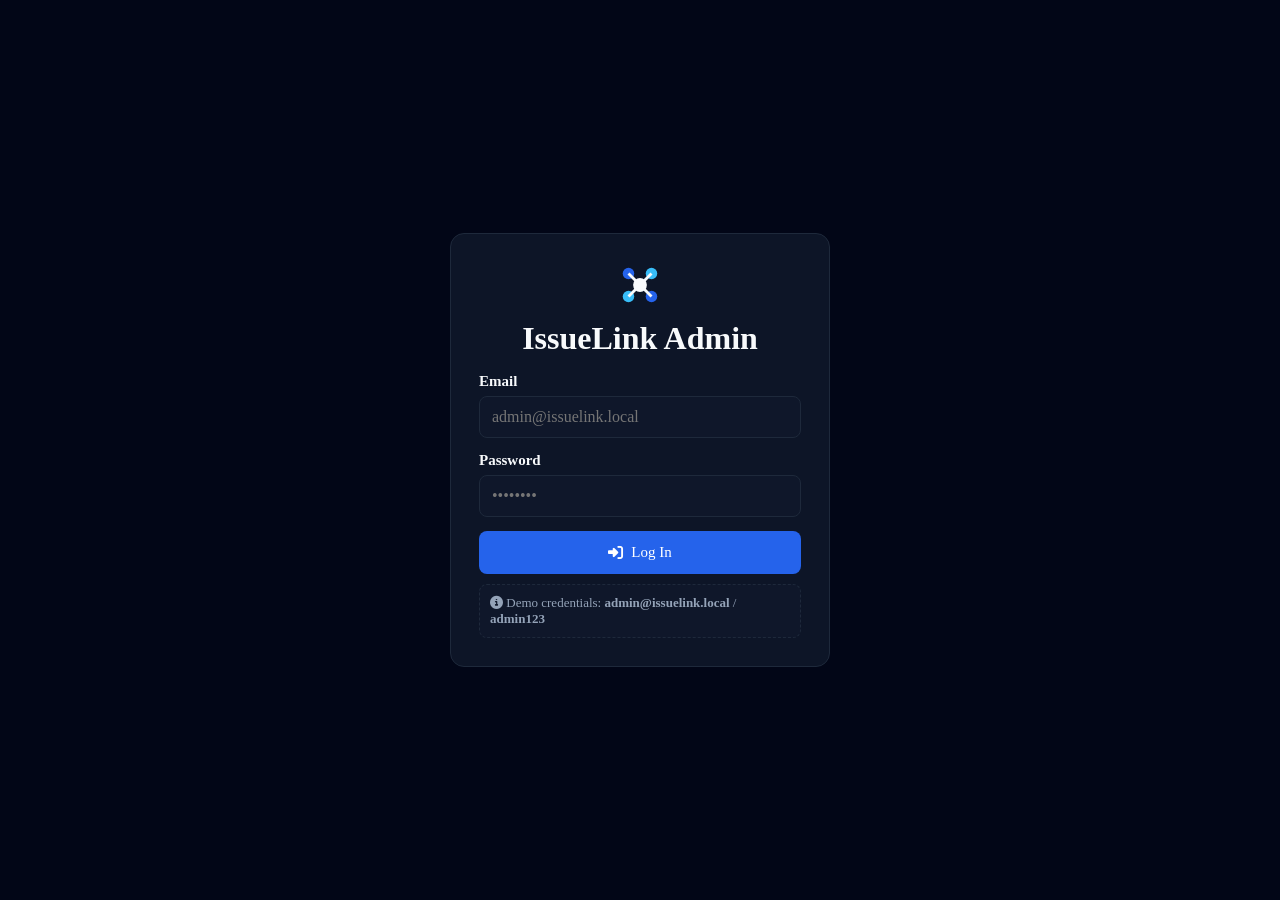
<file: index.html>
<!DOCTYPE html>
<html lang="en">
<head>
<meta charset="UTF-8">
<meta name="viewport" content="width=device-width, initial-scale=1.0">
<title>IssueLink Admin</title>
<link rel="stylesheet" href="style.css">
<link rel="stylesheet" href="https://cdnjs.cloudflare.com/ajax/libs/font-awesome/6.5.1/css/all.min.css">
</head>
<body class="admin">

<!-- LOGIN -->
<div class="a-login-wrap" id="loginScreen">
  <div class="a-login-card">
    <div style="text-align:center;margin-bottom:16px;">
      <svg width="46" height="46" viewBox="0 0 40 40" xmlns="http://www.w3.org/2000/svg">
        <circle cx="10" cy="10" r="5" fill="#2563EB"/><circle cx="30" cy="10" r="5" fill="#38BDF8"/>
        <circle cx="10" cy="30" r="5" fill="#38BDF8"/><circle cx="30" cy="30" r="5" fill="#2563EB"/>
        <circle cx="20" cy="20" r="6" fill="#F8FAFC"/>
        <line x1="10" y1="10" x2="20" y2="20" stroke="#F8FAFC" stroke-width="2.5"/>
        <line x1="30" y1="10" x2="20" y2="20" stroke="#F8FAFC" stroke-width="2.5"/>
        <line x1="10" y1="30" x2="20" y2="20" stroke="#F8FAFC" stroke-width="2.5"/>
        <line x1="30" y1="30" x2="20" y2="20" stroke="#F8FAFC" stroke-width="2.5"/>
      </svg>
      <h1 style="margin:8px 0 0;">IssueLink Admin</h1>
    </div>
    <label>Email</label>
    <input type="email" id="loginEmail" placeholder="admin@issuelink.local">
    <label>Password</label>
    <input type="password" id="loginPass" placeholder="••••••••">
    <p id="loginError" style="color:#DC2626;display:none;font-size:14px;"></p>
    <button class="btn btn-primary" id="loginBtn" style="width:100%;justify-content:center;"><i class="fa-solid fa-right-to-bracket"></i> Log In</button>
    <div class="demo-note"><i class="fa-solid fa-circle-info"></i> Demo credentials: <b>admin@issuelink.local</b> / <b>admin123</b></div>
  </div>
</div>

<!-- APP SHELL -->
<div class="a-shell" id="appShell" style="display:none;">
  <aside class="a-sidebar" id="a-sidebar">
    <div class="brand">
      <svg width="30" height="30" viewBox="0 0 40 40" xmlns="http://www.w3.org/2000/svg">
        <circle cx="10" cy="10" r="5" fill="#2563EB"/><circle cx="30" cy="10" r="5" fill="#38BDF8"/>
        <circle cx="10" cy="30" r="5" fill="#38BDF8"/><circle cx="30" cy="30" r="5" fill="#2563EB"/>
        <circle cx="20" cy="20" r="6" fill="#F8FAFC"/>
      </svg>
      <div><h1>IssueLink</h1><p class="tag">Admin Console</p></div>
    </div>
    <div class="a-nav-link active" data-sec="dashboard"><i class="fa-solid fa-gauge"></i> Dashboard</div>
    <div class="a-nav-link" data-sec="reports"><i class="fa-solid fa-inbox"></i> Reports</div>
    <div class="a-nav-link" data-sec="linking"><i class="fa-solid fa-diagram-project"></i> Linking Center</div>
    <div class="a-nav-link" data-sec="issues"><i class="fa-solid fa-clipboard-list"></i> Issues</div>
    <div class="a-nav-link" data-sec="analytics"><i class="fa-solid fa-chart-simple"></i> Analytics</div>
    <div class="a-nav-link" data-sec="settings"><i class="fa-solid fa-gear"></i> Settings</div>
    <hr class="sep">
    <p style="font-size:13px;color:#94A3B8;padding:0 8px;">Signed in as</p>
    <p style="padding:0 8px;font-weight:bold;" id="curAdminName"></p>
    <p style="font-size:12px;color:#94A3B8;padding:0 8px 10px;" id="curAdminRole"></p>
    <div class="a-nav-link" id="logoutBtn"><i class="fa-solid fa-right-from-bracket"></i> Log Out</div>
  </aside>

  <main class="a-main">
    <div class="a-topbar">
      <div style="display:flex;align-items:center;gap:10px;">
        <button class="hamburger" id="hamburgerBtn"><i class="fa-solid fa-bars"></i></button>
        <h2 id="pageTitle">Dashboard</h2>
      </div>
    </div>

    <!-- DASHBOARD -->
    <section class="a-section" id="sec-dashboard">
      <div style="display:flex;align-items:center;justify-content:space-between;gap:12px;flex-wrap:wrap;margin-bottom:14px;">
        <div>
          <p style="margin:0;color:#94A3B8;font-size:14px;">Force a fresh cloud sync and reload the dashboard data.</p>
        </div>
        <button class="btn btn-primary btn-sm" id="dashboardRefreshBtn"><i class="fa-solid fa-arrows-rotate"></i> Refresh &amp; Sync</button>
      </div>
      <div class="a-grid" id="dashGrid"></div>
      <div class="a-card" style="margin-top:18px;">
        <h3><i class="fa-solid fa-clock-rotate-left"></i> Recent Reports</h3>
        <div id="recentReports"></div>
      </div>
    </section>

    <!-- REPORTS -->
    <section class="a-section" id="sec-reports" style="display:none;">
      <div class="a-card">
        <div class="filters-row">
          <input type="text" id="repFilterKw" placeholder="Search reports…">
          <select id="repFilterCat"><option value="">All Categories</option></select>
          <select id="repFilterStatus">
            <option value="">All</option><option value="linked">Linked</option><option value="unlinked">Unlinked</option>
          </select>
        </div>
        <div class="a-table-wrap">
          <table><thead><tr><th>Code</th><th>Category</th><th>Title</th><th>Severity</th><th>Issue</th><th></th></tr></thead>
          <tbody id="reportsTbody"></tbody></table>
        </div>
        <div class="card-list-mobile" id="reportsCards"></div>
      </div>
    </section>

    <!-- LINKING -->
    <section class="a-section" id="sec-linking" style="display:none;">
      <div id="linkingWrap"></div>
    </section>

    <!-- ISSUES -->
    <section class="a-section" id="sec-issues" style="display:none;">
      <div class="a-card">
        <div class="filters-row">
          <select id="issFilterStatus">
            <option value="">All Statuses</option>
            <option>Reported</option><option>Under Review</option><option>Verified</option><option>Assigned</option><option>In Progress</option><option>Resolved</option><option>Reopened</option><option>Rejected</option>
          </select>
        </div>
        <div id="issuesWrap"></div>
      </div>
    </section>

    <!-- ANALYTICS -->
    <section class="a-section" id="sec-analytics" style="display:none;">
      <div id="analyticsWrap"></div>
    </section>

    <!-- SETTINGS -->
    <section class="a-section" id="sec-settings" style="display:none;">
      <div class="a-card">
        <h3><i class="fa-solid fa-share-nodes"></i> Residents Portal Access</h3>
        <label>Public Link</label>
        <div class="link-row">
          <input type="text" id="residentLinkInput" readonly style="flex:1;min-width:200px;">
          <button class="btn btn-outline btn-sm" id="copyLinkBtn"><i class="fa-solid fa-copy"></i> Copy Link</button>
          <button class="btn btn-outline btn-sm" id="openResidentBtn"><i class="fa-solid fa-up-right-from-square"></i> Open</button>
          <button class="btn btn-primary btn-sm" id="genQrBtn"><i class="fa-solid fa-qrcode"></i> Generate QR</button>
        </div>
        <div id="qrWrap" style="margin-top:10px;"></div>
      </div>

      <div class="a-card">
        <h3><i class="fa-solid fa-database"></i> Data &amp; Sync</h3>
        <label>Storage Mode</label>
        <select id="storageModeSel"><option>Local Only</option><option>Google Sheets Sync</option></select>
        <label>Google Apps Script Web App URL</label>
        <input type="text" id="scriptUrlInput" placeholder="https://script.google.com/macros/s/.../exec">
        <div style="display:flex;gap:8px;flex-wrap:wrap;">
          <button class="btn btn-primary btn-sm" id="saveSyncBtn"><i class="fa-solid fa-floppy-disk"></i> Save Settings</button>
          <button class="btn btn-outline btn-sm" id="testConnBtn"><i class="fa-solid fa-plug"></i> Test Connection</button>
          <button class="btn btn-outline btn-sm" id="syncNowBtn"><i class="fa-solid fa-rotate"></i> Sync Now</button>
        </div>
        <p style="margin-top:10px;font-size:14px;">Status: <span id="syncStatusText"></span> &nbsp; Last Sync: <span id="lastSyncText"></span></p>
      </div>

      <div class="a-card">
        <h3><i class="fa-solid fa-tags"></i> Categories</h3>
        <div class="link-row"><input type="text" id="newCategoryInput" placeholder="New category name" style="flex:1;"><button class="btn btn-primary btn-sm" id="addCategoryBtn"><i class="fa-solid fa-plus"></i> Add</button></div>
        <div id="categoriesWrap" style="margin-top:10px;"></div>
      </div>

      <div class="a-card">
        <h3><i class="fa-solid fa-building"></i> Departments</h3>
        <div class="link-row"><input type="text" id="newDeptInput" placeholder="New department name" style="flex:1;"><button class="btn btn-primary btn-sm" id="addDeptBtn"><i class="fa-solid fa-plus"></i> Add</button></div>
        <div id="departmentsWrap" style="margin-top:10px;"></div>
      </div>

      <div class="a-card super-only">
        <h3><i class="fa-solid fa-users-gear"></i> Admin Accounts (Super Admin)</h3>
        <div class="link-row" style="flex-wrap:wrap;">
          <input type="text" id="newAdminName" placeholder="Name" style="flex:1;min-width:120px;">
          <input type="email" id="newAdminEmail" placeholder="Email" style="flex:1;min-width:160px;">
          <input type="password" id="newAdminPass" placeholder="Password" style="flex:1;min-width:120px;">
          <select id="newAdminRole" style="flex:1;min-width:120px;"><option>Admin / Staff</option><option>Super Admin</option></select>
          <button class="btn btn-primary btn-sm" id="addAdminBtn"><i class="fa-solid fa-plus"></i> Add</button>
        </div>
        <div id="adminsWrap" style="margin-top:10px;"></div>
      </div>

      <div class="a-card">
        <h3><i class="fa-solid fa-triangle-exclamation"></i> Demo &amp; Data Management</h3>
        <p style="font-size:14px;color:#94A3B8;">Demo data is never loaded automatically. Use the button below to explore IssueLink with sample records.</p>
        <button class="btn btn-outline" id="loadDemoBtn"><i class="fa-solid fa-flask"></i> Load Demo Data</button>
        <button class="btn btn-danger" id="clearDataBtn"><i class="fa-solid fa-trash"></i> Clear All Local Data</button>
      </div>
    </section>
  </main>
</div>

<div id="modalRoot"></div>
<script src="app.js"></script>
<script src="admin.js"></script>
</body>
</html>
</file>
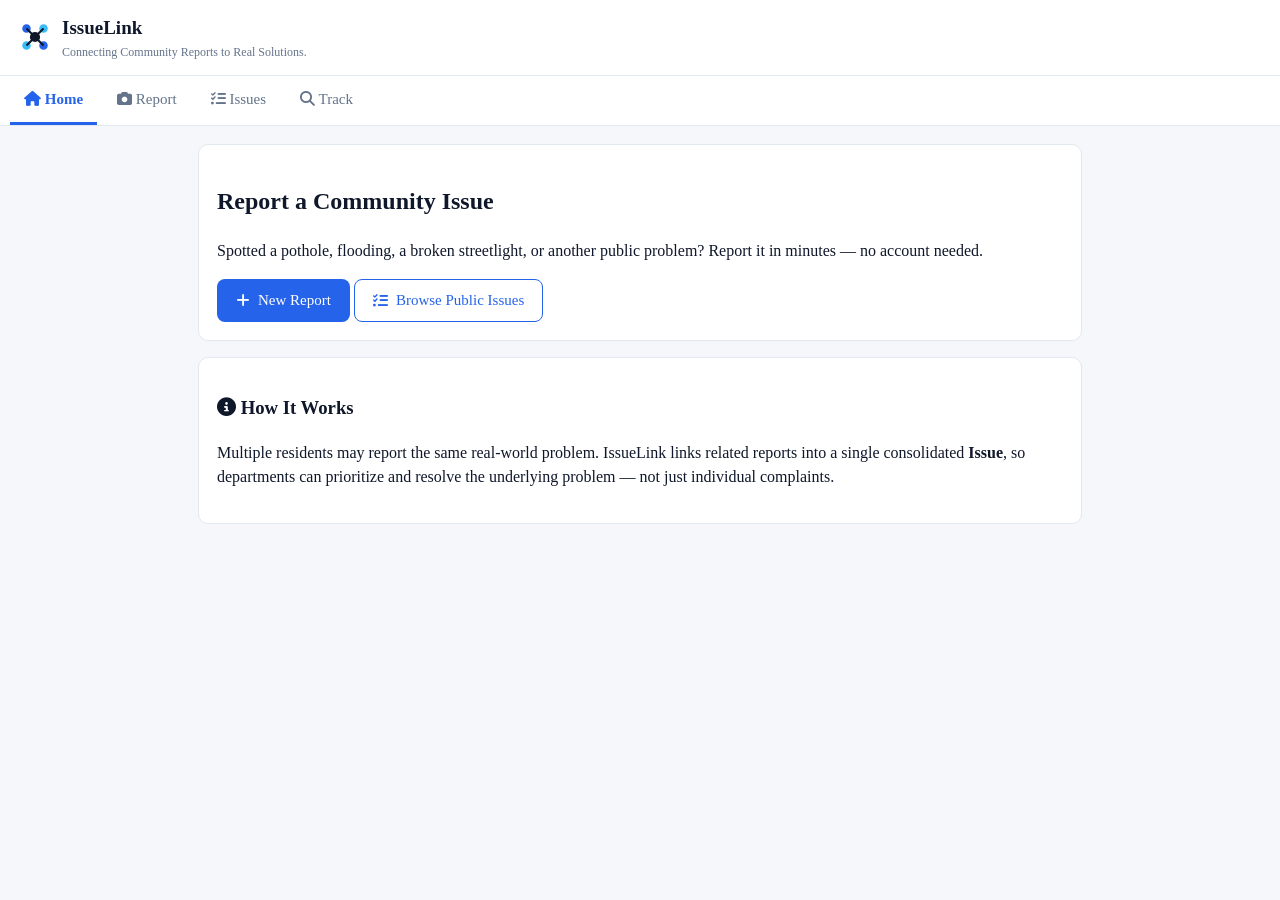
<file: residents.html>
<!DOCTYPE html>
<html lang="en">
<head>
<meta charset="UTF-8">
<meta name="viewport" content="width=device-width, initial-scale=1.0">
<title>IssueLink — Community Reports</title>
<link rel="stylesheet" href="style.css">
<link rel="stylesheet" href="https://cdnjs.cloudflare.com/ajax/libs/font-awesome/6.5.1/css/all.min.css">
</head>
<body class="resident">

<header class="r-header">
  <svg class="logo-mark" viewBox="0 0 40 40" xmlns="http://www.w3.org/2000/svg">
    <circle cx="10" cy="10" r="5" fill="#2563EB"/>
    <circle cx="30" cy="10" r="5" fill="#38BDF8"/>
    <circle cx="10" cy="30" r="5" fill="#38BDF8"/>
    <circle cx="30" cy="30" r="5" fill="#2563EB"/>
    <circle cx="20" cy="20" r="6" fill="#0F172A"/>
    <line x1="10" y1="10" x2="20" y2="20" stroke="#0F172A" stroke-width="2.5"/>
    <line x1="30" y1="10" x2="20" y2="20" stroke="#0F172A" stroke-width="2.5"/>
    <line x1="10" y1="30" x2="20" y2="20" stroke="#0F172A" stroke-width="2.5"/>
    <line x1="30" y1="30" x2="20" y2="20" stroke="#0F172A" stroke-width="2.5"/>
  </svg>
  <div>
    <h1>IssueLink</h1>
    <p class="tag">Connecting Community Reports to Real Solutions.</p>
  </div>
</header>

<nav class="r-nav">
  <button data-tab="home" class="active"><i class="fa-solid fa-house"></i> Home</button>
  <button data-tab="report"><i class="fa-solid fa-camera"></i> Report</button>
  <button data-tab="issues"><i class="fa-solid fa-list-check"></i> Issues</button>
  <button data-tab="track"><i class="fa-solid fa-magnifying-glass"></i> Track</button>
</nav>

<main class="r-main">

  <!-- HOME -->
  <section class="r-view" id="view-home">
    <div class="r-card">
      <h2>Report a Community Issue</h2>
      <p>Spotted a pothole, flooding, a broken streetlight, or another public problem? Report it in minutes — no account needed.</p>
      <button class="btn btn-primary" id="startReportBtn"><i class="fa-solid fa-plus"></i> New Report</button>
      <button class="btn btn-outline" onclick="document.querySelector('[data-tab=issues]').click()"><i class="fa-solid fa-list-check"></i> Browse Public Issues</button>
    </div>
    <div class="r-card">
      <h3><i class="fa-solid fa-circle-info"></i> How It Works</h3>
      <p>Multiple residents may report the same real-world problem. IssueLink links related reports into a single consolidated <b>Issue</b>, so departments can prioritize and resolve the underlying problem — not just individual complaints.</p>
    </div>
  </section>

  <!-- REPORT -->
  <section class="r-view" id="view-report" style="display:none;">
    <div class="r-card">
      <div class="step-indicator">
        <div class="dot active">1. Category</div>
        <div class="dot">2. Details</div>
        <div class="dot">3. Location</div>
        <div class="dot">4. Evidence</div>
        <div class="dot">5. Review</div>
        <div class="dot">6. Done</div>
      </div>

      <div id="rp-step-1">
        <h3>Select a Category <span class="req">*</span></h3>
        <div class="cat-grid" id="catGrid"></div>
        <br><button class="btn btn-primary" onclick="rpNext()">Next <i class="fa-solid fa-arrow-right"></i></button>
      </div>

      <div id="rp-step-2" style="display:none;">
        <h3>Details &amp; Severity</h3>
        <label>Title <span class="req">*</span></label>
        <input type="text" id="rpTitle" placeholder="e.g. Large pothole on Main St">
        <label>Description <span class="req">*</span></label>
        <textarea id="rpDesc" placeholder="Describe what you observed"></textarea>
        <label>Severity <span class="req">*</span></label>
        <div class="sev-grid" id="sevGrid">
          <div class="sev-opt" data-sev="Low">Low</div>
          <div class="sev-opt" data-sev="Medium">Medium</div>
          <div class="sev-opt" data-sev="High">High</div>
          <div class="sev-opt" data-sev="Critical">Critical</div>
        </div>
        <br><button class="btn btn-muted" onclick="rpBack()"><i class="fa-solid fa-arrow-left"></i> Back</button>
        <button class="btn btn-primary" onclick="rpNext()">Next <i class="fa-solid fa-arrow-right"></i></button>
      </div>

      <div id="rp-step-3" style="display:none;">
        <h3>Location <span class="req">*</span></h3>
        <button class="btn btn-outline" id="useGpsBtn" type="button"><i class="fa-solid fa-location-crosshairs"></i> Use My Location</button>
        <br><br>
        <label>Latitude</label><input type="text" id="rpLat" readonly placeholder="Captured automatically">
        <label>Longitude</label><input type="text" id="rpLon" readonly placeholder="Captured automatically">
        <label>Address / Description</label>
        <input type="text" id="rpLocationText" placeholder="e.g. Corner of Main St and 3rd Ave">
        <button class="btn btn-muted" onclick="rpBack()"><i class="fa-solid fa-arrow-left"></i> Back</button>
        <button class="btn btn-primary" onclick="rpNext()">Next <i class="fa-solid fa-arrow-right"></i></button>
      </div>

      <div id="rp-step-4" style="display:none;">
        <h3>Photo Evidence <span class="req">*</span> (required)</h3>
        <div class="photo-box">
          <i class="fa-solid fa-camera" style="font-size:30px;color:#2563EB;"></i>
          <p>Attach a clear photo of the issue.</p>
          <input type="file" id="photoInput" accept="image/*" capture="environment">
          <div id="photoPreviewWrap"></div>
        </div>
        <br><button class="btn btn-muted" onclick="rpBack()"><i class="fa-solid fa-arrow-left"></i> Back</button>
        <button class="btn btn-primary" onclick="rpNext()">Next <i class="fa-solid fa-arrow-right"></i></button>
      </div>

      <div id="rp-step-5" style="display:none;">
        <h3>Review Your Report</h3>
        <div id="reviewBody"></div>
        <br><button class="btn btn-muted" onclick="rpBack()"><i class="fa-solid fa-arrow-left"></i> Back</button>
        <button class="btn btn-primary" id="submitBtn" onclick="submitReport()"><i class="fa-solid fa-paper-plane"></i> Submit Report</button>
      </div>

      <div id="rp-step-6" style="display:none;text-align:center;">
        <i class="fa-solid fa-circle-check" style="font-size:46px;color:#16A34A;"></i>
        <h3>Report Submitted!</h3>
        <p>Your report code:</p>
        <h2 id="doneCode" style="color:#2563EB;"></h2>
        <p>Save this code to track your report's status.</p>
        <button class="btn btn-primary" onclick="document.querySelector('[data-tab=home]').click()"><i class="fa-solid fa-house"></i> Back to Home</button>
      </div>
    </div>
  </section>

  <!-- ISSUES -->
  <section class="r-view" id="view-issues" style="display:none;">
    <div class="r-card">
      <h2>Public Issues</h2>
      <div class="filters-row">
        <input type="text" id="fltKeyword" placeholder="Search keyword…">
        <select id="fltCategory"><option value="">All Categories</option></select>
        <select id="fltStatus">
          <option value="">All Statuses</option>
          <option>Reported</option><option>Under Review</option><option>Verified</option><option>Assigned</option><option>In Progress</option><option>Resolved</option><option>Reopened</option><option>Rejected</option>
        </select>
        <select id="fltPriority">
          <option value="">All Priorities</option>
          <option>Critical</option><option>High</option><option>Medium</option><option>Low</option>
        </select>
      </div>
      <div class="issue-list" id="issueList"></div>
    </div>
  </section>

  <!-- TRACK -->
  <section class="r-view" id="view-track" style="display:none;">
    <div class="r-card">
      <h2>Track a Report</h2>
      <label>Enter Report Code</label>
      <div style="display:flex;gap:10px;">
        <input type="text" id="trackCode" placeholder="IL-RP-XXXXX" style="margin-bottom:0;">
        <button class="btn btn-primary" id="trackBtn"><i class="fa-solid fa-magnifying-glass"></i> Track</button>
      </div>
      <div id="trackResult"></div>
    </div>
  </section>

</main>

<div id="modalRoot"></div>
<script src="app.js"></script>
</body>
</html>
</file>
<file: style.css>
/* IssueLink — shared styles */
:root{
  font-family:"Times New Roman", Times, serif;
}
*{box-sizing:border-box;}
html,body{margin:0;padding:0;font-family:"Times New Roman", Times, serif;}
input,button,select,textarea,label,table,th,td,.modal,.badge,.card,.toast{font-family:"Times New Roman", Times, serif;}

/* ---------- Resident theme ---------- */
body.resident{
  background:#F5F7FA;color:#0F172A;font-size:16px;line-height:1.5;
}
.r-header{background:#FFFFFF;border-bottom:1px solid #E2E8F0;padding:14px 18px;display:flex;align-items:center;gap:10px;position:sticky;top:0;z-index:20;}
.r-header .logo-mark{width:34px;height:34px;flex:none;}
.r-header h1{font-size:19px;margin:0;color:#0F172A;}
.r-header .tag{font-size:12px;color:#64748B;margin:0;}
.r-nav{display:flex;gap:6px;background:#FFFFFF;border-bottom:1px solid #E2E8F0;padding:0 10px;overflow-x:auto;}
.r-nav button{background:none;border:none;padding:12px 14px;font-size:15px;color:#64748B;cursor:pointer;border-bottom:3px solid transparent;white-space:nowrap;}
.r-nav button.active{color:#2563EB;border-bottom-color:#2563EB;font-weight:bold;}
.r-main{max-width:920px;margin:0 auto;padding:18px;}
.r-card{background:#FFFFFF;border:1px solid #E2E8F0;border-radius:10px;padding:18px;margin-bottom:16px;}
.btn{display:inline-flex;align-items:center;gap:8px;padding:11px 18px;font-size:15px;border-radius:8px;border:1px solid transparent;cursor:pointer;text-decoration:none;}
.btn-primary{background:#2563EB;color:#FFFFFF;}
.btn-primary:hover{background:#1d4ed8;}
.btn-outline{background:#FFFFFF;color:#2563EB;border:1px solid #2563EB;}
.btn-outline:hover{background:#EFF6FF;}
.btn-danger{background:#DC2626;color:#fff;}
.btn-muted{background:#E2E8F0;color:#0F172A;}
.btn:disabled{opacity:.6;cursor:not-allowed;}
.btn-sm{padding:7px 12px;font-size:13px;}
label{display:block;font-size:15px;margin-bottom:6px;font-weight:bold;color:#0F172A;}
.req{color:#DC2626;}
input[type=text],input[type=number],input[type=email],input[type=password],select,textarea{
  width:100%;padding:11px 12px;border:1px solid #E2E8F0;border-radius:8px;font-size:16px;background:#fff;color:#0F172A;margin-bottom:14px;
}
input:focus,select:focus,textarea:focus,button:focus{outline:3px solid #38BDF8;outline-offset:1px;}
textarea{min-height:90px;resize:vertical;}
.step-indicator{display:flex;gap:6px;margin-bottom:18px;flex-wrap:wrap;}
.step-indicator .dot{flex:1;min-width:30px;text-align:center;padding:8px 4px;border-radius:6px;background:#E2E8F0;color:#64748B;font-size:13px;font-weight:bold;}
.step-indicator .dot.active{background:#2563EB;color:#fff;}
.step-indicator .dot.done{background:#38BDF8;color:#fff;}
.cat-grid{display:grid;grid-template-columns:repeat(auto-fill,minmax(130px,1fr));gap:10px;}
.cat-opt{border:2px solid #E2E8F0;border-radius:10px;padding:14px 8px;text-align:center;cursor:pointer;background:#fff;}
.cat-opt i{font-size:22px;color:#2563EB;display:block;margin-bottom:6px;}
.cat-opt.selected{border-color:#2563EB;background:#EFF6FF;}
.sev-grid{display:flex;gap:8px;flex-wrap:wrap;}
.sev-opt{flex:1;min-width:90px;padding:12px;text-align:center;border:2px solid #E2E8F0;border-radius:8px;cursor:pointer;font-weight:bold;}
.sev-opt.selected{border-color:#2563EB;background:#EFF6FF;}
.photo-box{border:2px dashed #E2E8F0;border-radius:10px;padding:18px;text-align:center;}
.photo-preview{max-width:100%;max-height:280px;border-radius:8px;margin-top:10px;display:block;}
.review-row{display:flex;justify-content:space-between;padding:8px 0;border-bottom:1px solid #E2E8F0;font-size:15px;}
.review-row span:first-child{color:#64748B;}
.badge{display:inline-block;padding:4px 10px;border-radius:20px;font-size:13px;font-weight:bold;color:#fff;}
.b-critical{background:#DC2626;}.b-high{background:#EA580C;}.b-medium{background:#D97706;}.b-low{background:#16A34A;}
.b-inprogress{background:#2563EB;}.b-resolved{background:#16A34A;}.b-underreview{background:#7C3AED;}
.b-reported{background:#64748B;}.b-assigned{background:#2563EB;}.b-reopened{background:#DC2626;}.b-verified{background:#7C3AED;}.b-rejected{background:#94A3B8;}
.issue-list{display:flex;flex-direction:column;gap:12px;}
.issue-item{background:#fff;border:1px solid #E2E8F0;border-radius:10px;padding:14px 16px;cursor:pointer;}
.issue-item:hover{border-color:#2563EB;}
.issue-item h3{margin:4px 0;font-size:17px;}
.issue-item .meta{font-size:13px;color:#64748B;}
.filters-row{display:flex;gap:10px;flex-wrap:wrap;margin-bottom:14px;}
.filters-row select,.filters-row input{margin-bottom:0;width:auto;flex:1;min-width:140px;}
.empty-state{text-align:center;padding:40px 20px;color:#64748B;}
.empty-state i{font-size:34px;color:#94A3B8;margin-bottom:10px;display:block;}
.empty-state h3{color:#0F172A;margin:6px 0;}
.toast-wrap{position:fixed;bottom:16px;left:50%;transform:translateX(-50%);z-index:200;display:flex;flex-direction:column;gap:8px;width:min(92vw,420px);}
.toast{padding:12px 16px;border-radius:8px;color:#fff;font-size:15px;box-shadow:0 4px 12px rgba(0,0,0,.2);}
.toast.success{background:#16A34A;}.toast.error{background:#DC2626;}.toast.info{background:#2563EB;}
.modal-overlay{position:fixed;inset:0;background:rgba(2,6,23,.6);display:flex;align-items:center;justify-content:center;z-index:150;padding:14px;}
.modal{background:#fff;border-radius:12px;max-width:560px;width:100%;max-height:88vh;overflow-y:auto;padding:20px;}
body.admin .modal{background:#0F172A;color:#F8FAFC;}
.modal h2{margin-top:0;}
.modal-close{float:right;background:none;border:none;font-size:20px;cursor:pointer;color:inherit;}
hr.sep{border:none;border-top:1px solid #E2E8F0;margin:16px 0;}
.timeline{list-style:none;padding:0;margin:0;}
.timeline li{padding:10px 0 10px 24px;border-left:2px solid #38BDF8;position:relative;margin-left:8px;}
.timeline li::before{content:"";position:absolute;left:-7px;top:12px;width:12px;height:12px;border-radius:50%;background:#2563EB;}
.timeline .t-time{font-size:12px;color:#64748B;}

/* ---------- Admin theme ---------- */
body.admin{background:#020617;color:#F8FAFC;font-size:16px;min-height:100vh;}
.a-shell{display:flex;min-height:100vh;}
.a-sidebar{width:230px;background:#0F172A;border-right:1px solid #1E293B;padding:16px 10px;flex:none;position:sticky;top:0;height:100vh;overflow-y:auto;}
.a-sidebar .brand{display:flex;align-items:center;gap:8px;padding:8px 8px 18px;}
.a-sidebar .brand h1{font-size:18px;margin:0;color:#F8FAFC;}
.a-sidebar .brand .tag{font-size:11px;color:#94A3B8;margin:0;}
.a-nav-link{display:flex;align-items:center;gap:10px;padding:11px 12px;border-radius:8px;color:#94A3B8;cursor:pointer;font-size:15px;margin-bottom:2px;}
.a-nav-link i{width:20px;text-align:center;color:#38BDF8;}
.a-nav-link.active{background:#1E293B;color:#F8FAFC;}
.a-nav-link:hover{background:#1E293B;color:#F8FAFC;}
.a-main{flex:1;padding:22px;max-width:100%;overflow-x:hidden;}
.a-topbar{display:flex;justify-content:space-between;align-items:center;margin-bottom:18px;flex-wrap:wrap;gap:10px;}
.a-topbar h2{margin:0;font-size:22px;}
.a-card{background:rgba(15,23,42,.85);border:1px solid #1E293B;border-radius:12px;padding:18px;backdrop-filter:blur(6px);margin-bottom:18px;}
.a-grid{display:grid;grid-template-columns:repeat(auto-fit,minmax(190px,1fr));gap:14px;}
.metric{background:rgba(15,23,42,.9);border:1px solid #1E293B;border-radius:12px;padding:16px;}
.metric .num{font-size:28px;font-weight:bold;color:#F8FAFC;}
.metric .lbl{font-size:13px;color:#94A3B8;}
.metric i{color:#38BDF8;font-size:18px;margin-bottom:6px;display:block;}
body.admin input[type=text],body.admin input[type=number],body.admin input[type=email],body.admin input[type=password],body.admin select,body.admin textarea{
  background:#0F172A;border:1px solid #1E293B;color:#F8FAFC;
}
body.admin label{color:#F8FAFC;}
body.admin .empty-state{color:#94A3B8;}
body.admin .empty-state h3{color:#F8FAFC;}
body.admin table{width:100%;border-collapse:collapse;font-size:15px;}
body.admin th,body.admin td{padding:10px 8px;text-align:left;border-bottom:1px solid #1E293B;}
body.admin th{color:#94A3B8;font-size:13px;text-transform:uppercase;}
.a-table-wrap{overflow-x:auto;}
.card-list-mobile{display:none;}
.a-record-card{background:#0F172A;border:1px solid #1E293B;border-radius:10px;padding:12px;margin-bottom:10px;}
.a-record-card .row{display:flex;justify-content:space-between;padding:3px 0;font-size:14px;}
.a-record-card .row span:first-child{color:#94A3B8;}
.match-score{font-weight:bold;color:#38BDF8;}
.score-bar{background:#1E293B;border-radius:6px;height:8px;overflow:hidden;margin:4px 0;}
.score-bar > div{background:#38BDF8;height:100%;}
.tab-row{display:flex;gap:6px;margin-bottom:14px;flex-wrap:wrap;}
.tab-row button{background:#0F172A;border:1px solid #1E293B;color:#94A3B8;padding:9px 14px;border-radius:8px;cursor:pointer;font-size:14px;}
.tab-row button.active{background:#2563EB;color:#fff;border-color:#2563EB;}
.a-login-wrap{min-height:100vh;display:flex;align-items:center;justify-content:center;padding:16px;}
.a-login-card{width:100%;max-width:380px;background:rgba(15,23,42,.9);border:1px solid #1E293B;border-radius:14px;padding:28px;}
.hamburger{display:none;background:none;border:1px solid #1E293B;color:#F8FAFC;border-radius:8px;padding:8px 10px;cursor:pointer;font-size:16px;}
.demo-note{font-size:13px;color:#94A3B8;background:#0F172A;border:1px dashed #1E293B;padding:10px;border-radius:8px;margin-top:10px;}
.evidence-img{max-width:100%;border-radius:8px;border:1px solid #1E293B;cursor:pointer;}
.link-row{display:flex;gap:8px;flex-wrap:wrap;}
.qr-box{background:#fff;padding:14px;border-radius:10px;display:inline-block;}
.factor-list{list-style:none;padding:0;margin:8px 0;}
.factor-list li{padding:4px 0;font-size:14px;}
.factor-list li i{color:#38BDF8;margin-right:6px;}
.overdue{color:#DC2626;font-weight:bold;}

@media (max-width:860px){
  .a-sidebar{position:fixed;left:0;top:0;transform:translateX(-100%);transition:transform .2s;z-index:100;box-shadow:0 0 20px rgba(0,0,0,.5);}
  .a-sidebar.open{transform:translateX(0);}
  .hamburger{display:inline-block;}
  .a-table-wrap{display:none;}
  .card-list-mobile{display:block;}
}
@media (max-width:480px){
  .r-main{padding:12px;}
  .a-main{padding:14px;}
  .a-grid{grid-template-columns:repeat(auto-fit,minmax(140px,1fr));}
}


/* ---------- Stability / responsive hardening ---------- */
html{overflow-x:hidden;}
body{min-width:0;overflow-x:hidden;}
button,input,select,textarea{max-width:100%;}
button{font:inherit;}
.btn{min-width:0;max-width:100%;white-space:normal;text-align:center;line-height:1.25;}
.link-row{align-items:center;min-width:0;}
.link-row > input{flex:1 1 220px;width:auto;min-width:0!important;}
.link-row > .btn{flex:0 1 auto;}
.a-shell,.a-main,.a-card,.r-main,.r-card{min-width:0;}
.a-main{overflow-wrap:anywhere;}
.a-topbar > *{min-width:0;}
.a-record-card .row{flex-wrap:wrap;gap:6px 12px;align-items:center;}
.a-record-card .row span{min-width:0;overflow-wrap:anywhere;}
.a-record-card .row span:last-child{margin-left:auto;}
.a-card h3,.a-card h2,.r-card h2,.r-card h3{overflow-wrap:anywhere;}
.r-header > div{min-width:0;}
.r-header .tag{overflow-wrap:anywhere;}
.review-row{gap:12px;align-items:flex-start;}
.review-row span{min-width:0;overflow-wrap:anywhere;}
.review-row span:last-child{text-align:right;}
.issue-item h3,.issue-item p,.issue-item .meta{overflow-wrap:anywhere;}
.modal{overflow-wrap:anywhere;}
.filters-row > *{min-width:0;}
.filters-row select,.filters-row input{width:auto;}
.photo-box input[type=file]{width:100%;min-width:0;}

@media (max-width:860px){
  .a-main{padding:18px;}
  .a-topbar{align-items:flex-start;}
  .a-topbar .btn{flex:0 1 auto;}
}
@media (max-width:600px){
  .r-header{padding:12px 14px;align-items:flex-start;}
  .r-header .logo-mark{width:30px;height:30px;}
  .r-header h1{font-size:18px;}
  .r-header .tag{font-size:11px;line-height:1.3;}
  .r-main{padding:10px;}
  .r-card{padding:14px;margin-bottom:12px;}
  .r-card .btn{width:100%;justify-content:center;margin-top:6px;}
  .step-indicator{gap:4px;}
  .step-indicator .dot{flex:1 1 calc(50% - 4px);min-width:0;font-size:12px;padding:7px 3px;}
  .cat-grid{grid-template-columns:repeat(2,minmax(0,1fr));gap:8px;}
  .cat-opt{padding:12px 6px;min-width:0;overflow-wrap:anywhere;}
  .sev-grid{display:grid;grid-template-columns:repeat(2,minmax(0,1fr));}
  .sev-opt{min-width:0;}
  .filters-row{display:grid;grid-template-columns:1fr;}
  .filters-row select,.filters-row input{width:100%;}
  .review-row{display:grid;grid-template-columns:minmax(80px,35%) minmax(0,1fr);}
  .review-row span:last-child{text-align:left;}
  .a-main{padding:12px;}
  .a-card{padding:14px;}
  .a-grid{grid-template-columns:1fr 1fr;gap:9px;}
  .metric{padding:12px;}
  .metric .num{font-size:23px;}
  .a-record-card .row span:last-child{margin-left:0;}
  .a-card .link-row,.a-card > div[style*="display:flex"]{display:flex!important;flex-direction:column;align-items:stretch;}
  .a-card .link-row > input,.a-card .link-row > .btn{width:100%;flex:1 1 auto;}
  .a-card > div[style*="display:flex"] > .btn{width:100%;}
  .modal-overlay{padding:8px;}
  .modal{max-height:92vh;padding:15px;}
}
@media (max-width:380px){
  .a-grid{grid-template-columns:1fr;}
  .cat-grid{grid-template-columns:1fr 1fr;}
  .r-nav button{padding:11px 10px;font-size:14px;}
}
</file>
